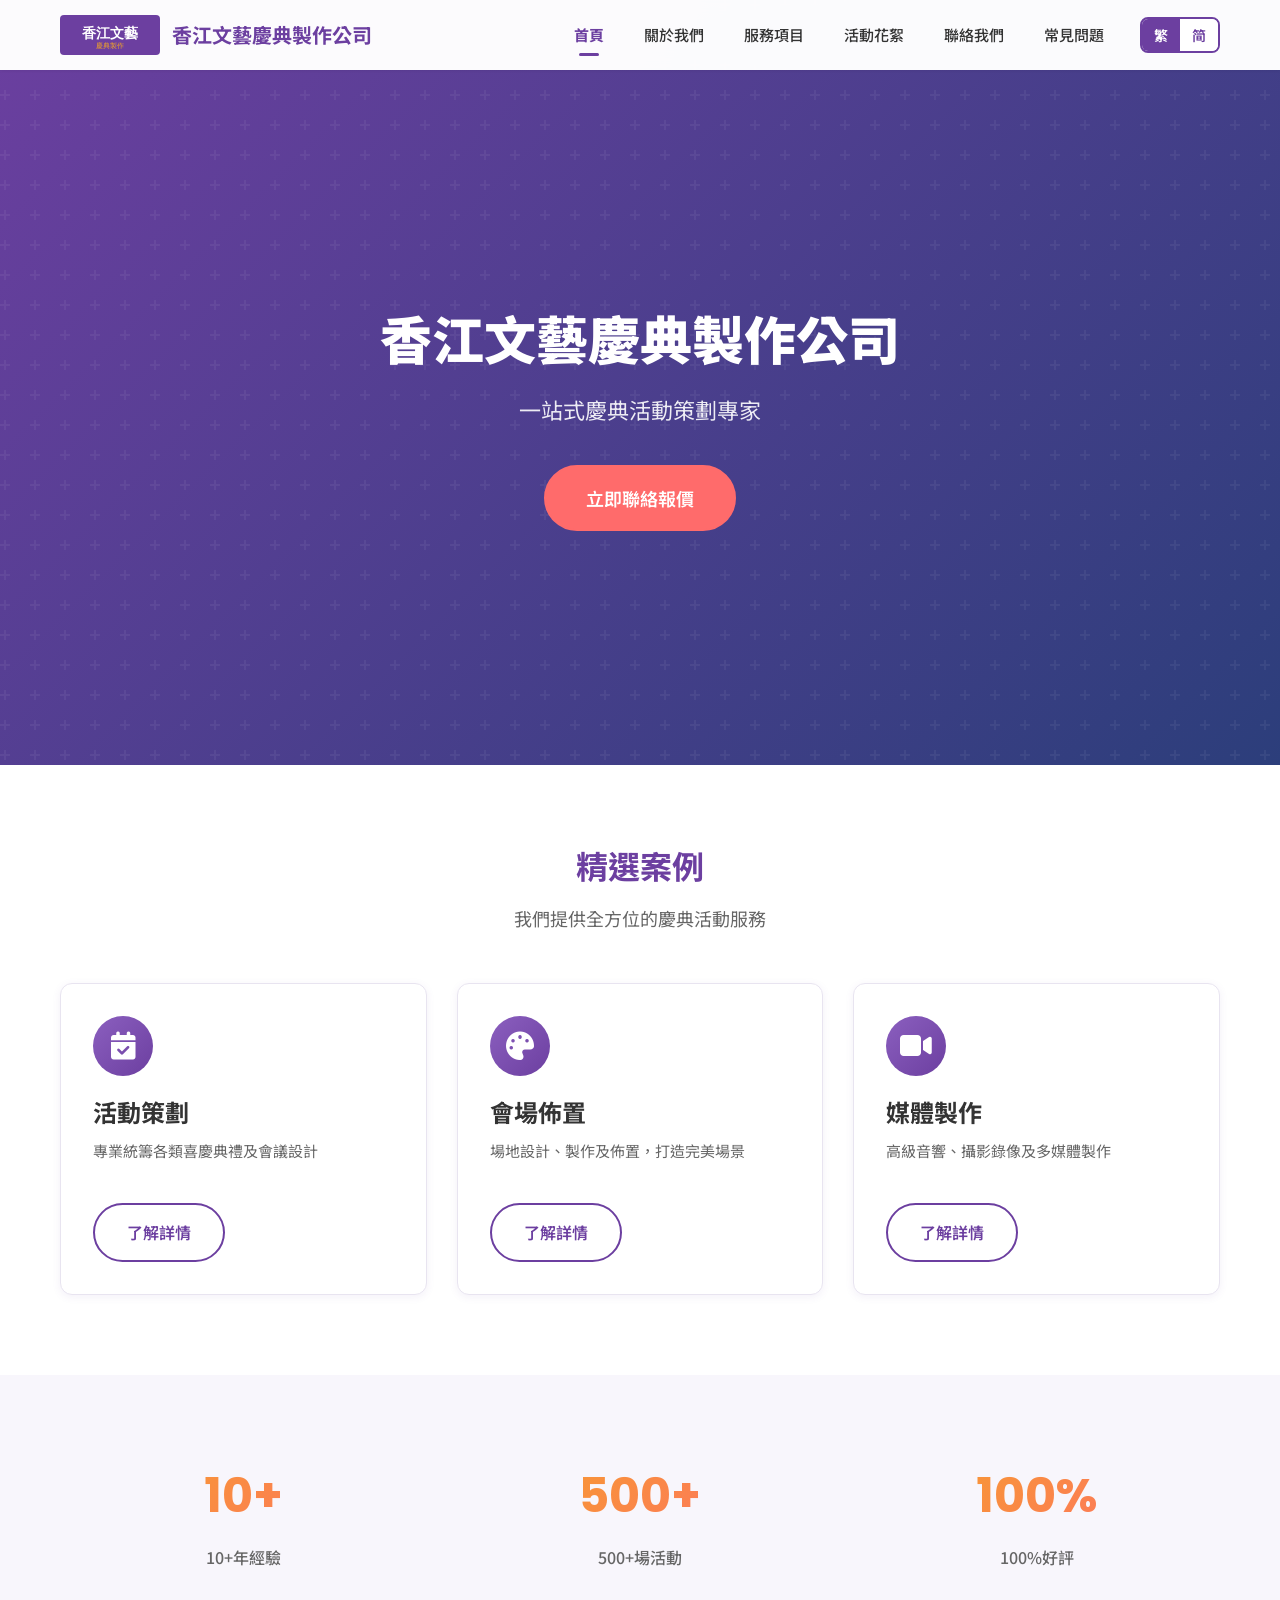
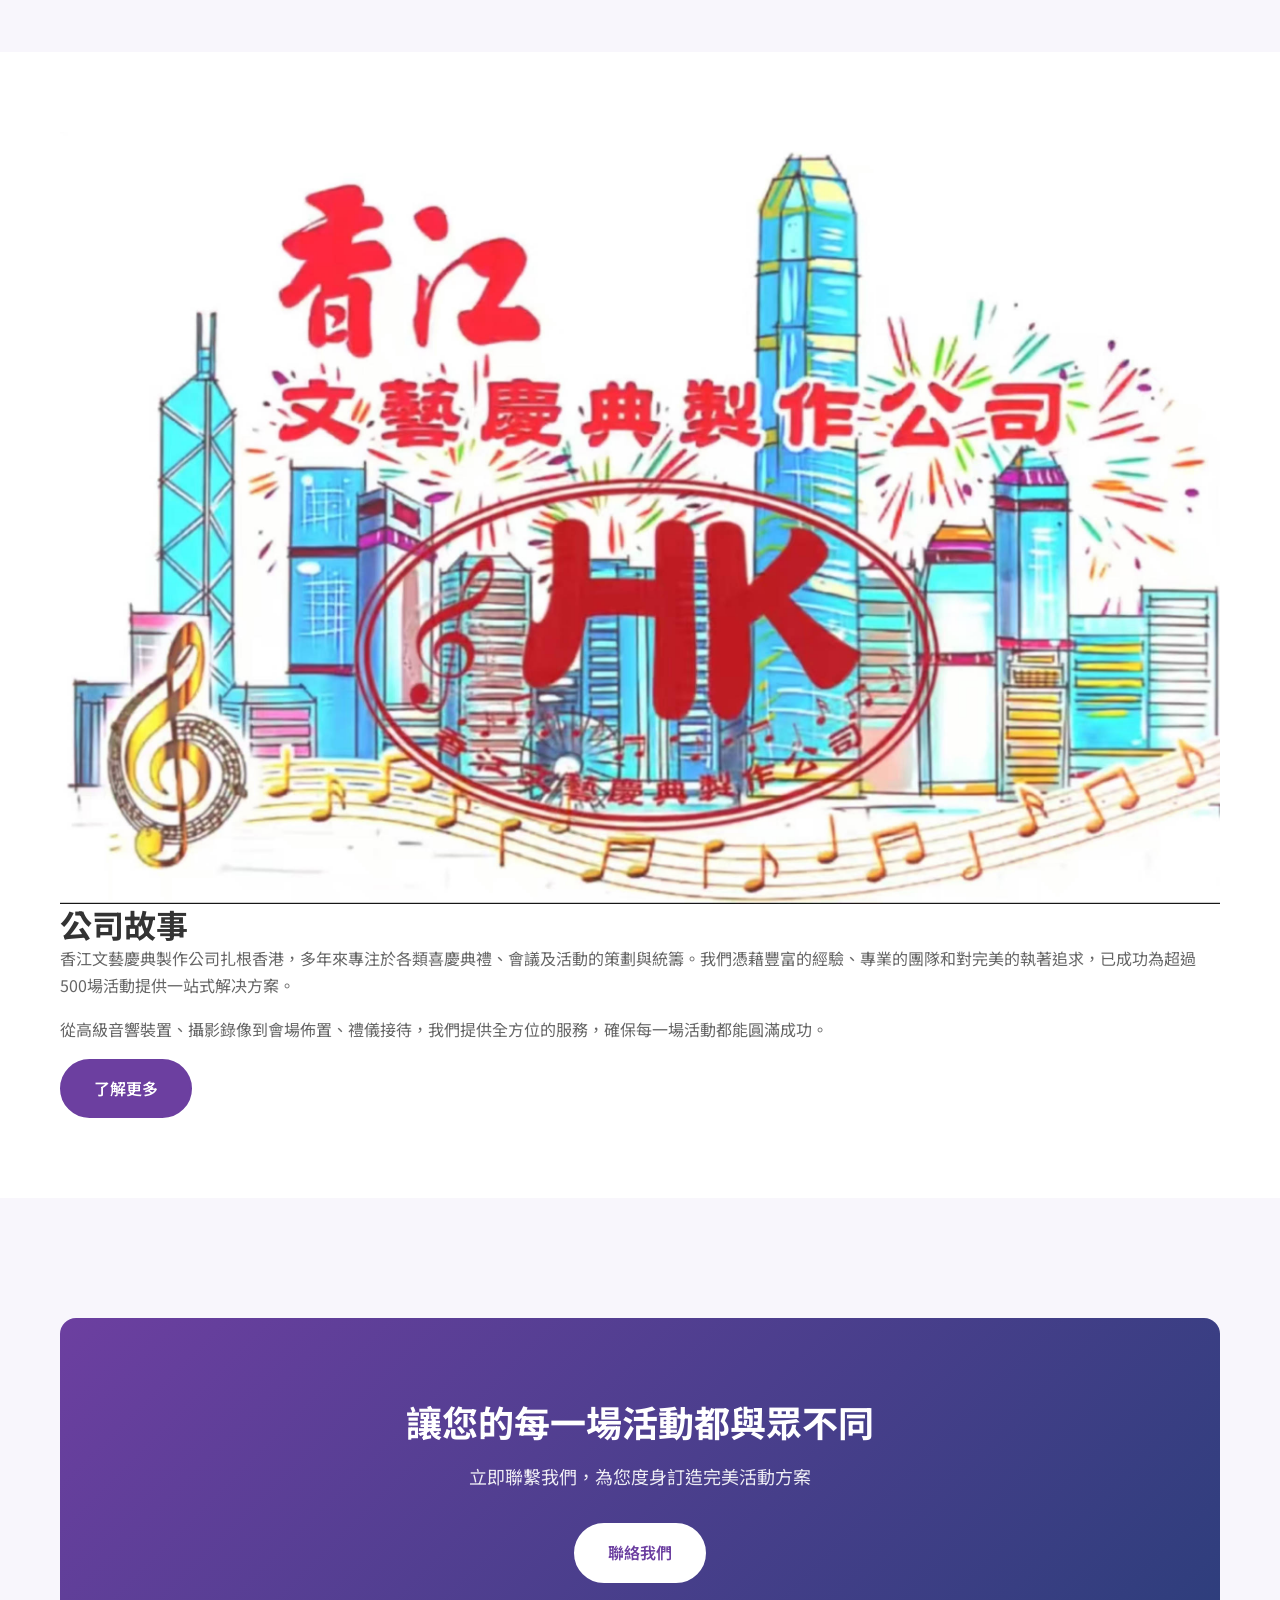
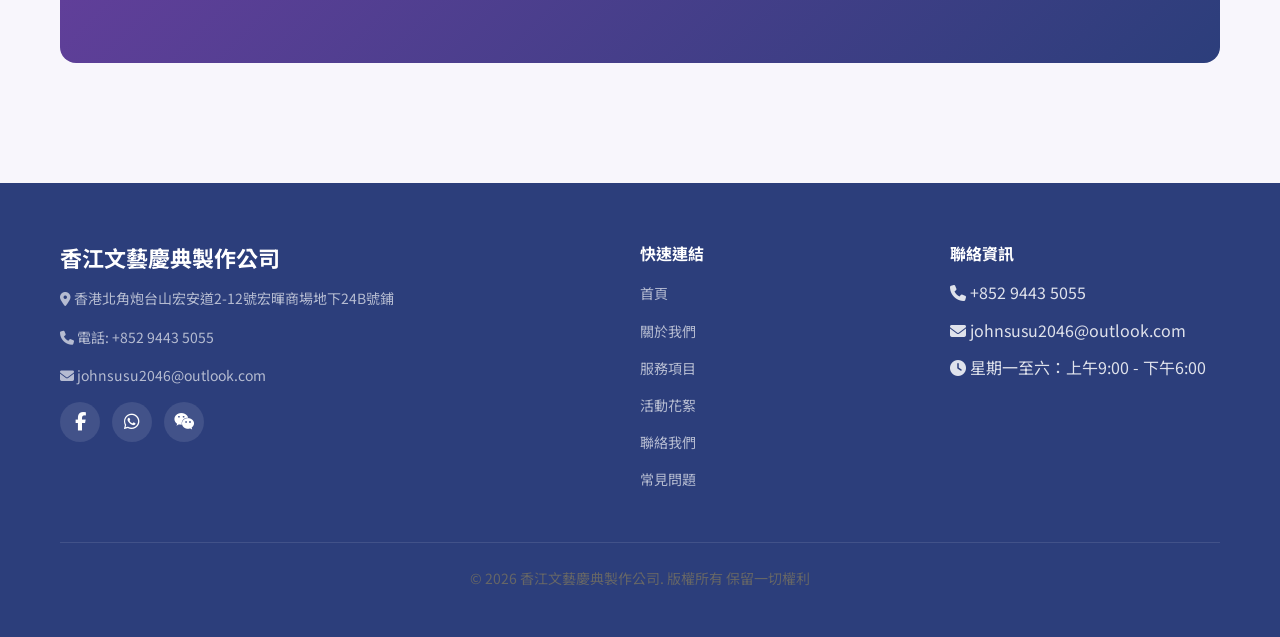
<file: index.html>
<!DOCTYPE html>
<html lang="zh-HK">
<head>
  <meta charset="UTF-8">
  <meta name="viewport" content="width=device-width, initial-scale=1.0">
  <title data-lang="companyName">香江文藝慶典製作公司</title>
  <link rel="stylesheet" href="https://cdnjs.cloudflare.com/ajax/libs/font-awesome/6.5.1/css/all.min.css">
  <link rel="stylesheet" href="css/style.css">
</head>
<body>
  <!-- Navigation -->
  <nav class="navbar">
    <div class="container">
      <a href="index.html" class="nav-logo">
        <img src="images/logo/logo.svg" alt="Logo" onerror="this.style.display='none'">
        <span data-lang="companyName">香江文藝慶典製作公司</span>
      </a>
      <div class="nav-menu">
        <a href="index.html" class="nav-link active" data-lang="navHome">首頁</a>
        <a href="about.html" class="nav-link" data-lang="navAbout">關於我們</a>
        <a href="services.html" class="nav-link" data-lang="navServices">服務項目</a>
        <a href="gallery.html" class="nav-link" data-lang="navGallery">活動花絮</a>
        <a href="contact.html" class="nav-link" data-lang="navContact">聯絡我們</a>
        <a href="faq.html" class="nav-link" data-lang="navFAQ">常見問題</a>
        <div class="lang-toggle-group">
          <button class="lang-toggle active" data-lang-target="zh-hk">繁</button>
          <button class="lang-toggle" data-lang-target="zh-cn" data-lang="langToggle">简</button>
        </div>
      </div>
      <div class="hamburger">
        <span></span><span></span><span></span>
      </div>
    </div>
  </nav>

  <!-- Hero Section -->
  <section class="hero">
    <div class="hero-content fade-in">
      <h1 data-lang="homeHeroTitle">香江文藝慶典製作公司</h1>
      <p data-lang="homeHeroSubtitle">一站式慶典活動策劃專家</p>
      <a href="contact.html" class="btn btn-cta" data-lang="homeHeroCTA">立即聯絡報價</a>
    </div>
  </section>

  <!-- Core Services -->
  <section class="section">
    <div class="container">
      <h2 class="section-title" data-lang="homeFeatureTitle">核心服務</h2>
      <p class="section-subtitle">我們提供全方位的慶典活動服務</p>
      <div class="grid-3">
        <div class="card fade-in">
          <div class="card-icon"><i class="fas fa-calendar-check"></i></div>
          <h3 data-lang="homeService1Title">活動策劃</h3>
          <p data-lang="homeService1Desc">專業統籌各類喜慶典禮及會議設計</p>
          <br>
          <a href="services.html" class="btn btn-outline" style="margin-top:12px" data-lang="learnMore">了解詳情</a>
        </div>
        <div class="card fade-in">
          <div class="card-icon"><i class="fas fa-palette"></i></div>
          <h3 data-lang="homeService2Title">會場佈置</h3>
          <p data-lang="homeService2Desc">場地設計、製作及佈置，打造完美場景</p>
          <br>
          <a href="services.html" class="btn btn-outline" style="margin-top:12px" data-lang="learnMore">了解詳情</a>
        </div>
        <div class="card fade-in">
          <div class="card-icon"><i class="fas fa-video"></i></div>
          <h3 data-lang="homeService3Title">媒體製作</h3>
          <p data-lang="homeService3Desc">高級音響、攝影錄像及多媒體製作</p>
          <br>
          <a href="services.html" class="btn btn-outline" style="margin-top:12px" data-lang="learnMore">了解詳情</a>
        </div>
      </div>
    </div>
  </section>

  <!-- Stats -->
  <section class="section section-alt">
    <div class="container">
      <div class="stats-grid">
        <div class="stat-item fade-in">
          <span class="stat-number">10+</span>
          <span class="stat-label" data-lang="homeStatYears">年經驗</span>
        </div>
        <div class="stat-item fade-in">
          <span class="stat-number">500+</span>
          <span class="stat-label" data-lang="homeStatEvents">場活動</span>
        </div>
        <div class="stat-item fade-in">
          <span class="stat-number">100%</span>
          <span class="stat-label" data-lang="homeStatSatisfaction">好評</span>
        </div>
      </div>
    </div>
  </section>

  <!-- Company Intro -->
  <section class="section">
    <div class="container">
      <div class="story-section">
        <div class="story-image">
          <img src="images/hero/company.jpg" alt="公司照片" onerror="this.style.cssText='background:linear-gradient(135deg,#6C3FA0,#2C3E7B);height:400px;display:flex;align-items:center;justify-content:center;font-size:60px;color:white';this.alt='🏢'">
        </div>
        <div>
          <h2 data-lang="aboutStoryTitle">公司故事</h2>
          <p data-lang="aboutStoryP1">香江文藝慶典製作公司扎根香港，多年來專注於各類喜慶典禮、會議及活動的策劃與統籌。我們憑藉豐富的經驗、專業的團隊和對完美的執著追求，已成功為超過500場活動提供一站式解决方案。</p>
          <p data-lang="aboutStoryP2">從高級音響裝置、攝影錄像到會場佈置、禮儀接待，我們提供全方位的服務，確保每一場活動都能圓滿成功。</p>
          <a href="about.html" class="btn btn-primary" data-lang="viewMore">了解更多</a>
        </div>
      </div>
    </div>
  </section>

  <!-- CTA -->
  <section class="section section-alt">
    <div class="container">
      <div class="cta-section">
        <h2 data-lang="homeCTATitle">讓您的每一場活動都與眾不同</h2>
        <p data-lang="homeCTASubtitle">立即聯繫我們，為您度身訂造完美活動方案</p>
        <a href="contact.html" class="btn btn-white" data-lang="contactUs">聯絡我們</a>
      </div>
    </div>
  </section>

  <!-- Footer -->
  <footer class="footer">
    <div class="container">
      <div class="footer-grid">
        <div class="footer-brand">
          <h3 data-lang="footerCompany">香江文藝慶典製作公司</h3>
          <p><i class="fas fa-map-marker-alt"></i> <span data-lang="contactAddressValue">香港北角炮台山宏安道2-12號宏暉商場地下24B號鋪</span></p>
          <p><i class="fas fa-phone"></i> <span data-lang="contactPhone">電話</span>: +852 9443 5055</p>
          <p><i class="fas fa-envelope"></i> johnsusu2046@outlook.com</p>
          <div class="footer-social">
            <a href="#" aria-label="Facebook"><i class="fab fa-facebook-f"></i></a>
            <a href="#" aria-label="WhatsApp"><i class="fab fa-whatsapp"></i></a>
            <a href="#" aria-label="WeChat"><i class="fab fa-weixin"></i></a>
          </div>
        </div>
        <div class="footer-links">
          <h4 data-lang="footerQuickLinks">快速連結</h4>
          <ul>
            <li><a href="index.html" data-lang="navHome">首頁</a></li>
            <li><a href="about.html" data-lang="navAbout">關於我們</a></li>
            <li><a href="services.html" data-lang="navServices">服務項目</a></li>
            <li><a href="gallery.html" data-lang="navGallery">活動花絮</a></li>
            <li><a href="contact.html" data-lang="navContact">聯絡我們</a></li>
            <li><a href="faq.html" data-lang="navFAQ">常見問題</a></li>
          </ul>
        </div>
        <div class="footer-links">
          <h4 data-lang="footerContact">聯絡資訊</h4>
          <ul>
            <li><i class="fas fa-phone"></i> +852 9443 5055</li>
            <li><i class="fas fa-envelope"></i> johnsusu2046@outlook.com</li>
            <li><i class="fas fa-clock"></i> <span data-lang="contactHoursValue">星期一至六：上午9:00 - 下午6:00</span></li>
          </ul>
        </div>
      </div>
      <div class="footer-bottom">
        <p>&copy; 2026 <span data-lang="footerCompany">香江文藝慶典製作公司</span>. <span data-lang="footerRights">版權所有 保留一切權利</span></p>
      </div>
    </div>
  </footer>

  <script src="js/lang-data.js"></script>
  <script src="js/main.js"></script>
</body>
</html>
</file>
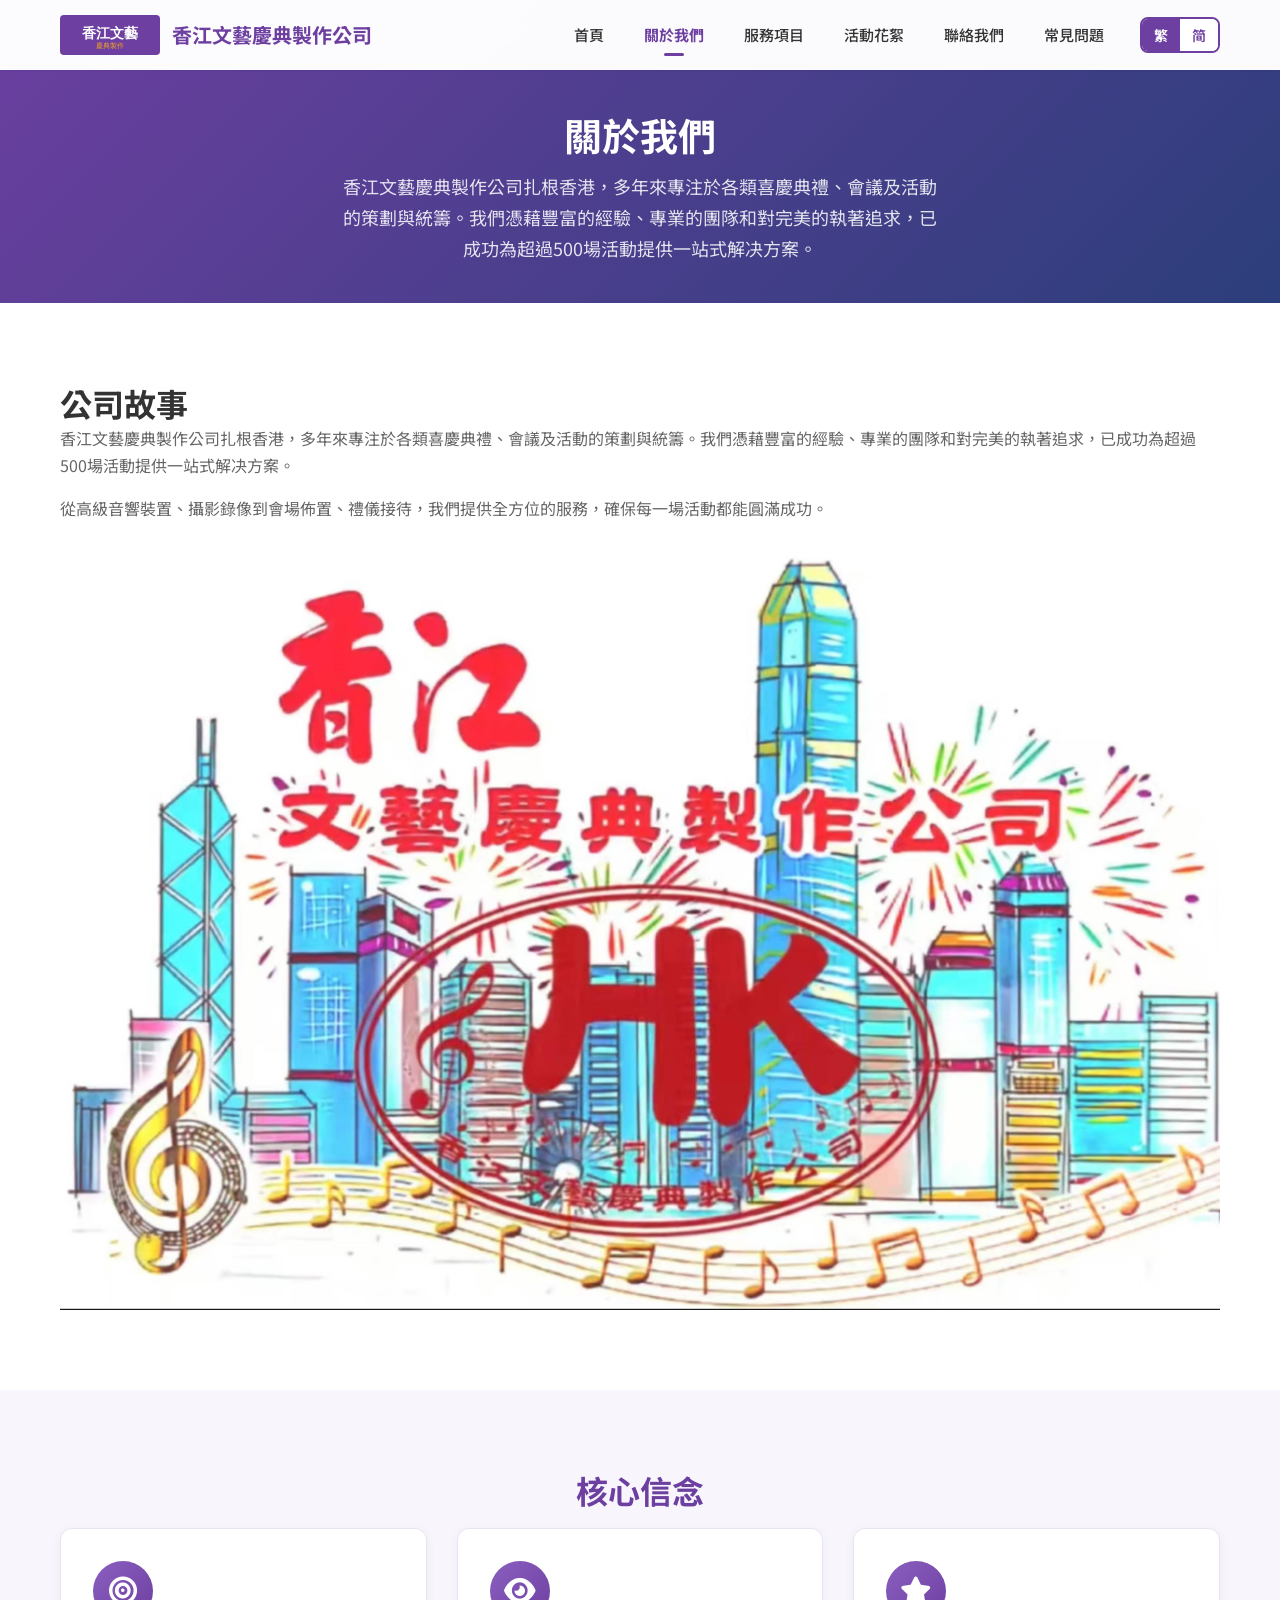
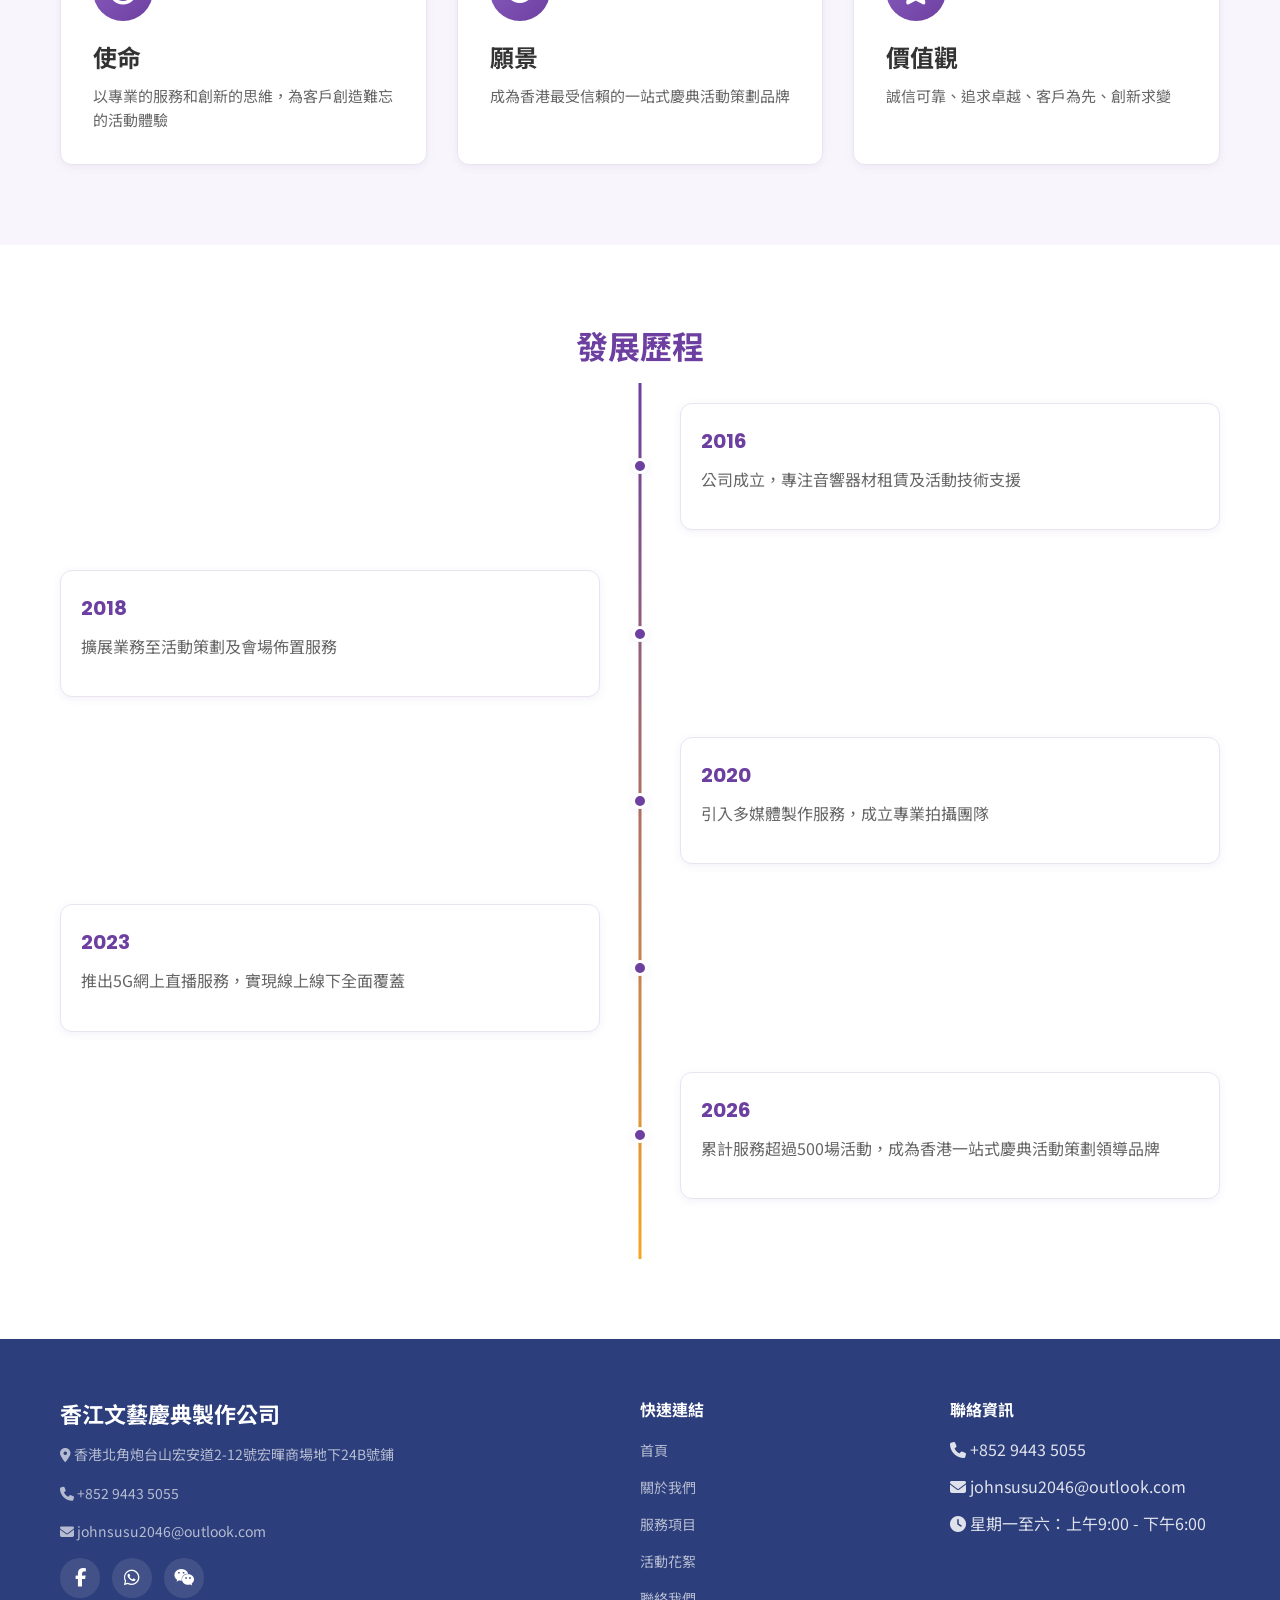
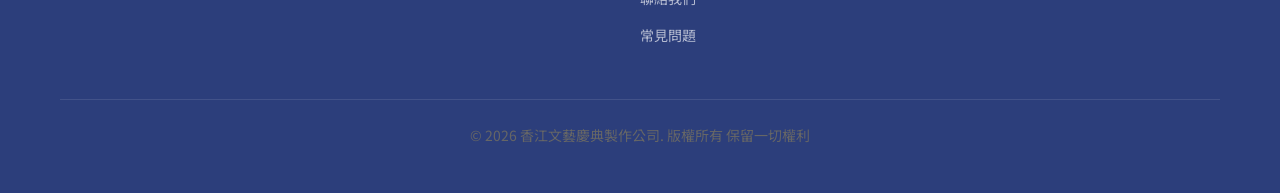
<file: about.html>
<!DOCTYPE html>
<html lang="zh-HK">
<head>
  <meta charset="UTF-8">
  <meta name="viewport" content="width=device-width, initial-scale=1.0">
  <title data-lang="aboutTitle">關於我們 - 香江文藝慶典製作公司</title>
  <link rel="stylesheet" href="https://cdnjs.cloudflare.com/ajax/libs/font-awesome/6.5.1/css/all.min.css">
  <link rel="stylesheet" href="css/style.css">
</head>
<body>
  <!-- Navigation -->
  <nav class="navbar">
    <div class="container">
      <a href="index.html" class="nav-logo">
        <img src="images/logo/logo.svg" alt="Logo" onerror="this.style.display='none'">
        <span data-lang="companyName">香江文藝慶典製作公司</span>
      </a>
      <div class="nav-menu">
        <a href="index.html" class="nav-link" data-lang="navHome">首頁</a>
        <a href="about.html" class="nav-link active" data-lang="navAbout">關於我們</a>
        <a href="services.html" class="nav-link" data-lang="navServices">服務項目</a>
        <a href="gallery.html" class="nav-link" data-lang="navGallery">活動花絮</a>
        <a href="contact.html" class="nav-link" data-lang="navContact">聯絡我們</a>
        <a href="faq.html" class="nav-link" data-lang="navFAQ">常見問題</a>
        <div class="lang-toggle-group">
          <button class="lang-toggle active" data-lang-target="zh-hk">繁</button>
          <button class="lang-toggle" data-lang-target="zh-cn" data-lang="langToggle">简</button>
        </div>
      </div>
      <div class="hamburger">
        <span></span><span></span><span></span>
      </div>
    </div>
  </nav>

  <!-- Page Hero -->
  <section class="page-hero">
    <div class="container">
      <h1 data-lang="aboutTitle">關於我們</h1>
      <p data-lang="aboutStoryP1">香江文藝慶典製作公司扎根香港，多年來專注於各類喜慶典禮、會議及活動的策劃與統籌。</p>
    </div>
  </section>

  <!-- Company Story -->
  <section class="section">
    <div class="container">
      <div class="story-section">
        <div>
          <h2 data-lang="aboutStoryTitle">公司故事</h2>
          <p data-lang="aboutStoryP1">香江文藝慶典製作公司扎根香港，多年來專注於各類喜慶典禮、會議及活動的策劃與統籌。我們憑藉豐富的經驗、專業的團隊和對完美的執著追求，已成功為超過500場活動提供一站式解决方案。</p>
          <p data-lang="aboutStoryP2">從高級音響裝置、攝影錄像到會場佈置、禮儀接待，我們提供全方位的服務，確保每一場活動都能圓滿成功。</p>
        </div>
        <div class="story-image">
          <img src="images/hero/company.jpg" alt="公司照片" onerror="this.style.cssText='background:linear-gradient(135deg,#6C3FA0,#2C3E7B);height:400px;display:flex;align-items:center;justify-content:center;font-size:60px;color:white';this.alt='🏢'">
        </div>
      </div>
    </div>
  </section>

  <!-- Mission / Vision / Values -->
  <section class="section section-alt">
    <div class="container">
      <h2 class="section-title">核心信念</h2>
      <div class="grid-3">
        <div class="card fade-in">
          <div class="card-icon"><i class="fas fa-bullseye"></i></div>
          <h3 data-lang="aboutMission">使命</h3>
          <p data-lang="aboutMissionDesc">以專業的服務和創新的思維，為客戶創造難忘的活動體驗</p>
        </div>
        <div class="card fade-in">
          <div class="card-icon"><i class="fas fa-eye"></i></div>
          <h3 data-lang="aboutVision">願景</h3>
          <p data-lang="aboutVisionDesc">成為香港最受信賴的一站式慶典活動策劃品牌</p>
        </div>
        <div class="card fade-in">
          <div class="card-icon"><i class="fas fa-star"></i></div>
          <h3 data-lang="aboutValues">價值觀</h3>
          <p data-lang="aboutValuesDesc">誠信可靠、追求卓越、客戶為先、創新求變</p>
        </div>
      </div>
    </div>
  </section>

  <!-- Timeline -->
  <section class="section">
    <div class="container">
      <h2 class="section-title">發展歷程</h2>
      <div class="timeline">
        <div class="timeline-item">
          <div class="timeline-dot"></div>
          <div class="timeline-content">
            <div class="timeline-year">2016</div>
            <p>公司成立，專注音響器材租賃及活動技術支援</p>
          </div>
        </div>
        <div class="timeline-item">
          <div class="timeline-dot"></div>
          <div class="timeline-content">
            <div class="timeline-year">2018</div>
            <p>擴展業務至活動策劃及會場佈置服務</p>
          </div>
        </div>
        <div class="timeline-item">
          <div class="timeline-dot"></div>
          <div class="timeline-content">
            <div class="timeline-year">2020</div>
            <p>引入多媒體製作服務，成立專業拍攝團隊</p>
          </div>
        </div>
        <div class="timeline-item">
          <div class="timeline-dot"></div>
          <div class="timeline-content">
            <div class="timeline-year">2023</div>
            <p>推出5G網上直播服務，實現線上線下全面覆蓋</p>
          </div>
        </div>
        <div class="timeline-item">
          <div class="timeline-dot"></div>
          <div class="timeline-content">
            <div class="timeline-year">2026</div>
            <p>累計服務超過500場活動，成為香港一站式慶典活動策劃領導品牌</p>
          </div>
        </div>
      </div>
    </div>
  </section>

  <!-- Footer -->
  <footer class="footer">
    <div class="container">
      <div class="footer-grid">
        <div class="footer-brand">
          <h3 data-lang="footerCompany">香江文藝慶典製作公司</h3>
          <p><i class="fas fa-map-marker-alt"></i> <span data-lang="contactAddressValue">香港北角炮台山宏安道2-12號宏暉商場地下24B號鋪</span></p>
          <p><i class="fas fa-phone"></i> +852 9443 5055</p>
          <p><i class="fas fa-envelope"></i> johnsusu2046@outlook.com</p>
          <div class="footer-social">
            <a href="#" aria-label="Facebook"><i class="fab fa-facebook-f"></i></a>
            <a href="#" aria-label="WhatsApp"><i class="fab fa-whatsapp"></i></a>
            <a href="#" aria-label="WeChat"><i class="fab fa-weixin"></i></a>
          </div>
        </div>
        <div class="footer-links">
          <h4 data-lang="footerQuickLinks">快速連結</h4>
          <ul>
            <li><a href="index.html" data-lang="navHome">首頁</a></li>
            <li><a href="about.html" data-lang="navAbout">關於我們</a></li>
            <li><a href="services.html" data-lang="navServices">服務項目</a></li>
            <li><a href="gallery.html" data-lang="navGallery">活動花絮</a></li>
            <li><a href="contact.html" data-lang="navContact">聯絡我們</a></li>
            <li><a href="faq.html" data-lang="navFAQ">常見問題</a></li>
          </ul>
        </div>
        <div class="footer-links">
          <h4 data-lang="footerContact">聯絡資訊</h4>
          <ul>
            <li><i class="fas fa-phone"></i> +852 9443 5055</li>
            <li><i class="fas fa-envelope"></i> johnsusu2046@outlook.com</li>
            <li><i class="fas fa-clock"></i> <span data-lang="contactHoursValue">星期一至六：上午9:00 - 下午6:00</span></li>
          </ul>
        </div>
      </div>
      <div class="footer-bottom">
        <p>&copy; 2026 <span data-lang="footerCompany">香江文藝慶典製作公司</span>. <span data-lang="footerRights">版權所有 保留一切權利</span></p>
      </div>
    </div>
  </footer>

  <script src="js/lang-data.js"></script>
  <script src="js/main.js"></script>
</body>
</html>
</file>
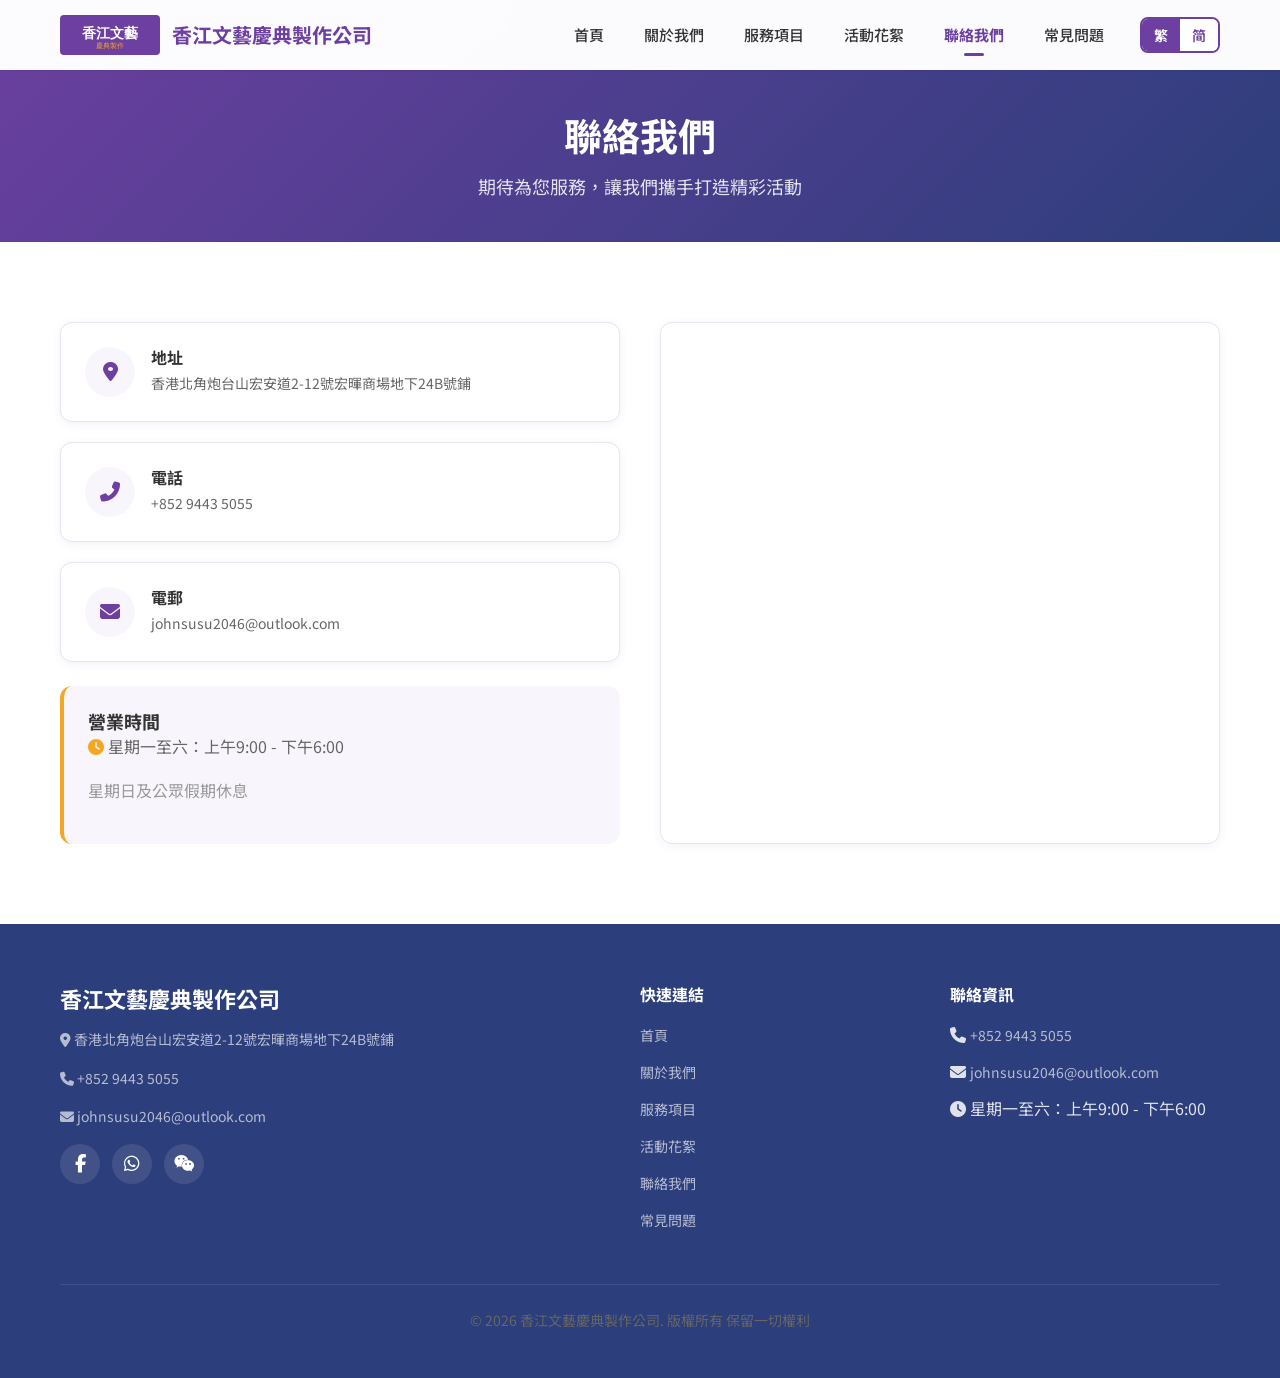
<file: contact.html>
<!DOCTYPE html>
<html lang="zh-HK">
<head>
  <meta charset="UTF-8">
  <meta name="viewport" content="width=device-width, initial-scale=1.0">
  <title data-lang="contactTitle">聯絡我們 - 香江文藝慶典製作公司</title>
  <link rel="stylesheet" href="https://cdnjs.cloudflare.com/ajax/libs/font-awesome/6.5.1/css/all.min.css">
  <link rel="stylesheet" href="css/style.css">
</head>
<body>
  <!-- Navigation -->
  <nav class="navbar">
    <div class="container">
      <a href="index.html" class="nav-logo">
        <img src="images/logo/logo.svg" alt="Logo" onerror="this.style.display='none'">
        <span data-lang="companyName">香江文藝慶典製作公司</span>
      </a>
      <div class="nav-menu">
        <a href="index.html" class="nav-link" data-lang="navHome">首頁</a>
        <a href="about.html" class="nav-link" data-lang="navAbout">關於我們</a>
        <a href="services.html" class="nav-link" data-lang="navServices">服務項目</a>
        <a href="gallery.html" class="nav-link" data-lang="navGallery">活動花絮</a>
        <a href="contact.html" class="nav-link active" data-lang="navContact">聯絡我們</a>
        <a href="faq.html" class="nav-link" data-lang="navFAQ">常見問題</a>
        <div class="lang-toggle-group">
          <button class="lang-toggle active" data-lang-target="zh-hk">繁</button>
          <button class="lang-toggle" data-lang-target="zh-cn" data-lang="langToggle">简</button>
        </div>
      </div>
      <div class="hamburger">
        <span></span><span></span><span></span>
      </div>
    </div>
  </nav>

  <!-- Page Hero -->
  <section class="page-hero">
    <div class="container">
      <h1 data-lang="contactTitle">聯絡我們</h1>
      <p>期待為您服務，讓我們攜手打造精彩活動</p>
    </div>
  </section>

  <!-- Contact -->
  <section class="section">
    <div class="container">
      <div class="contact-grid">
        <div>
          <div class="contact-info-card">
            <div class="contact-icon"><i class="fas fa-map-marker-alt"></i></div>
            <div class="contact-detail">
              <h4 data-lang="contactAddress">地址</h4>
              <p data-lang="contactAddressValue">香港北角炮台山宏安道2-12號宏暉商場地下24B號鋪</p>
            </div>
          </div>
          <div class="contact-info-card">
            <div class="contact-icon"><i class="fas fa-phone-alt"></i></div>
            <div class="contact-detail">
              <h4 data-lang="contactPhone">電話</h4>
              <p><a href="tel:+85294435055" style="color:var(--text-mid);">+852 9443 5055</a></p>
            </div>
          </div>
          <div class="contact-info-card">
            <div class="contact-icon"><i class="fas fa-envelope"></i></div>
            <div class="contact-detail">
              <h4 data-lang="contactEmail">電郵</h4>
              <p><a href="mailto:johnsusu2046@outlook.com" style="color:var(--text-mid);">johnsusu2046@outlook.com</a></p>
            </div>
          </div>
          <div class="business-hours">
            <h4 data-lang="contactHours">營業時間</h4>
            <p><i class="fas fa-clock" style="color:var(--accent);"></i> <span data-lang="contactHoursValue">星期一至六：上午9:00 - 下午6:00</span></p>
            <p style="color:var(--text-light);" data-lang="contactSunday">星期日及公眾假期休息</p>
          </div>
        </div>
        <div class="contact-map">
          <iframe src="https://www.google.com/maps/embed?pb=!1m18!1m12!1m3!1d3691.70491706897!2d114.195675!3d22.290833!2m3!1f0!2f0!3f0!3m2!1i1024!2i768!4f13.1!3m3!1m2!1s0x340401bc5b8e2b0f%3A0x8b8e9d3e2f9c8b1a!2sFortress%20Hill%2C%20Hong%20Kong!5e0!3m2!1sen!2shk!4v1" width="100%" height="450" style="border:0;" allowfullscreen="" loading="lazy" referrerpolicy="no-referrer-when-downgrade"></iframe>
        </div>
      </div>
    </div>
  </section>

  <!-- Footer -->
  <footer class="footer">
    <div class="container">
      <div class="footer-grid">
        <div class="footer-brand">
          <h3 data-lang="footerCompany">香江文藝慶典製作公司</h3>
          <p><i class="fas fa-map-marker-alt"></i> <span data-lang="contactAddressValue">香港北角炮台山宏安道2-12號宏暉商場地下24B號鋪</span></p>
          <p><i class="fas fa-phone"></i> <a href="tel:+85294435055" style="color:rgba(255,255,255,0.65);">+852 9443 5055</a></p>
          <p><i class="fas fa-envelope"></i> <a href="mailto:johnsusu2046@outlook.com" style="color:rgba(255,255,255,0.65);">johnsusu2046@outlook.com</a></p>
          <div class="footer-social">
            <a href="#" aria-label="Facebook"><i class="fab fa-facebook-f"></i></a>
            <a href="#" aria-label="WhatsApp"><i class="fab fa-whatsapp"></i></a>
            <a href="#" aria-label="WeChat"><i class="fab fa-weixin"></i></a>
          </div>
        </div>
        <div class="footer-links">
          <h4 data-lang="footerQuickLinks">快速連結</h4>
          <ul>
            <li><a href="index.html" data-lang="navHome">首頁</a></li>
            <li><a href="about.html" data-lang="navAbout">關於我們</a></li>
            <li><a href="services.html" data-lang="navServices">服務項目</a></li>
            <li><a href="gallery.html" data-lang="navGallery">活動花絮</a></li>
            <li><a href="contact.html" data-lang="navContact">聯絡我們</a></li>
            <li><a href="faq.html" data-lang="navFAQ">常見問題</a></li>
          </ul>
        </div>
        <div class="footer-links">
          <h4 data-lang="footerContact">聯絡資訊</h4>
          <ul>
            <li><i class="fas fa-phone"></i> <a href="tel:+85294435055" style="color:rgba(255,255,255,0.65);">+852 9443 5055</a></li>
            <li><i class="fas fa-envelope"></i> <a href="mailto:johnsusu2046@outlook.com" style="color:rgba(255,255,255,0.65);">johnsusu2046@outlook.com</a></li>
            <li><i class="fas fa-clock"></i> <span data-lang="contactHoursValue">星期一至六：上午9:00 - 下午6:00</span></li>
          </ul>
        </div>
      </div>
      <div class="footer-bottom">
        <p>&copy; 2026 <span data-lang="footerCompany">香江文藝慶典製作公司</span>. <span data-lang="footerRights">版權所有 保留一切權利</span></p>
      </div>
    </div>
  </footer>

  <script src="js/lang-data.js"></script>
  <script src="js/main.js"></script>
</body>
</html>
</file>
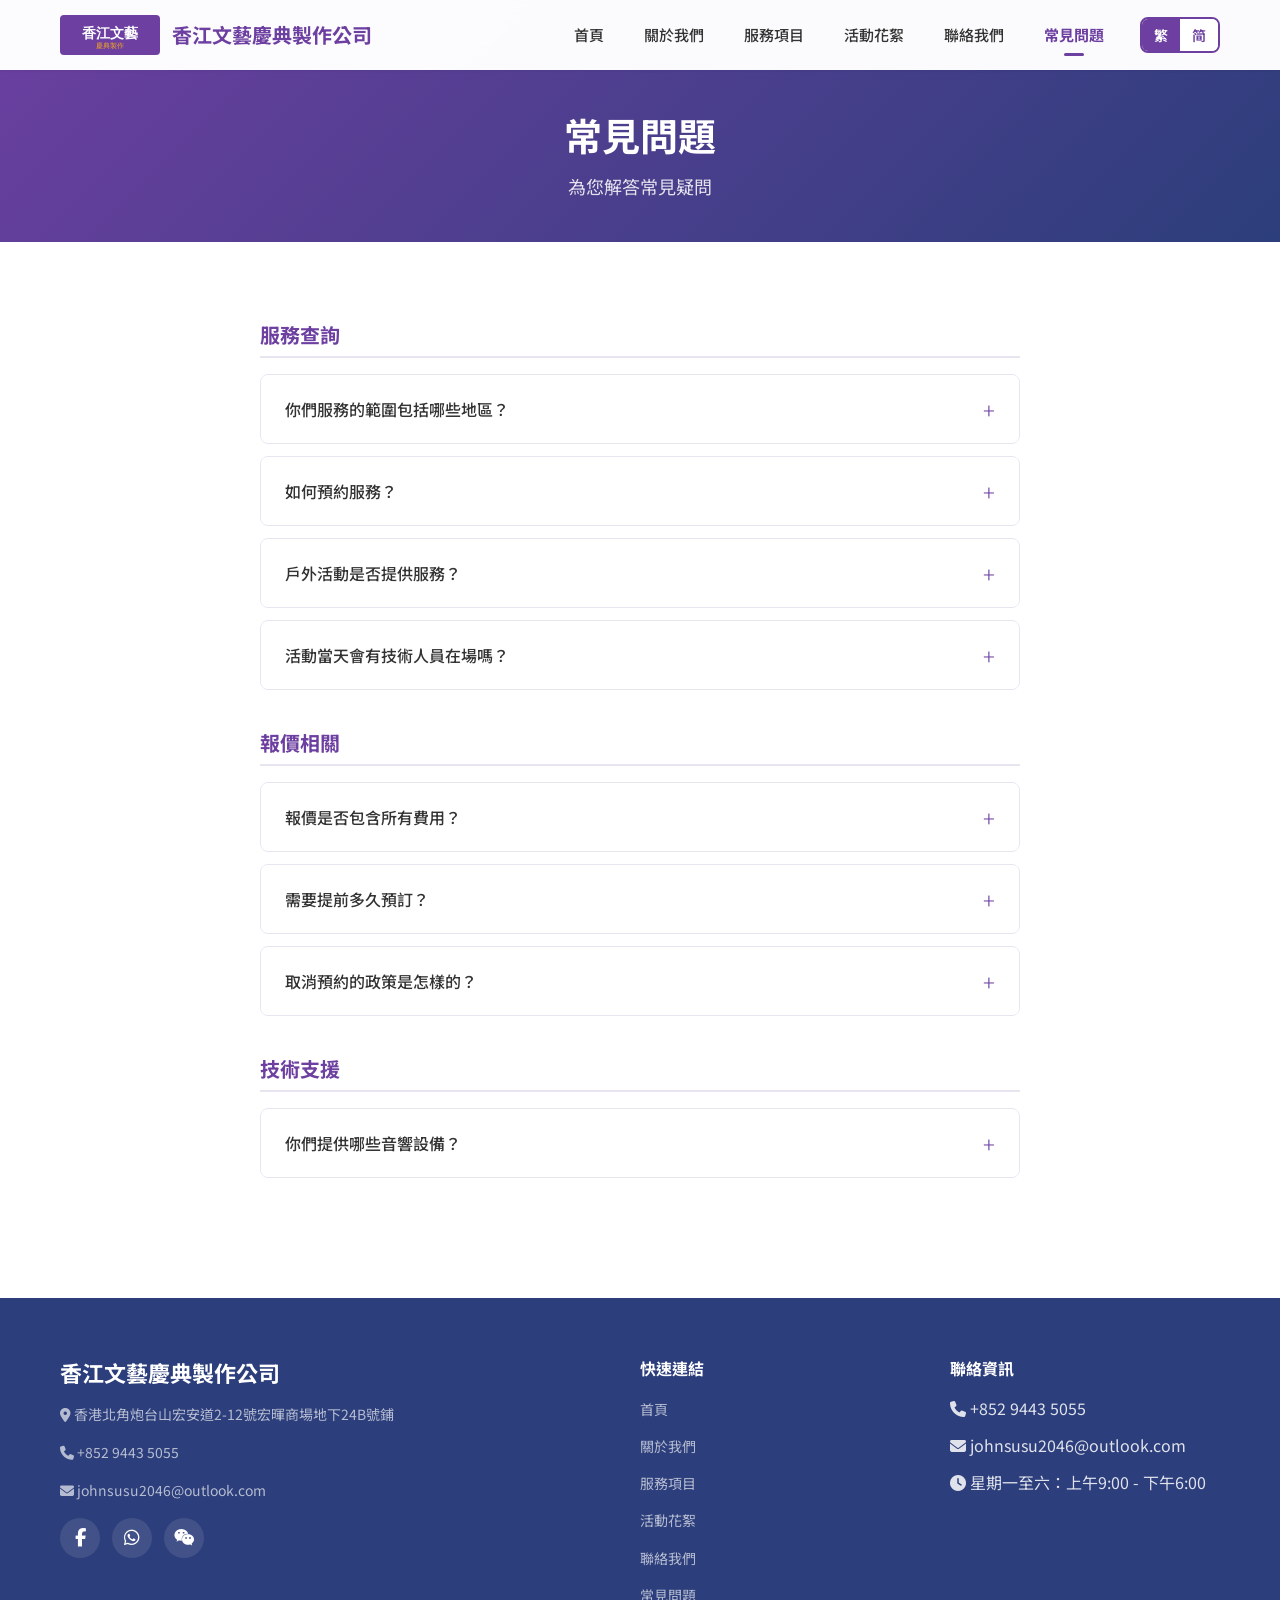
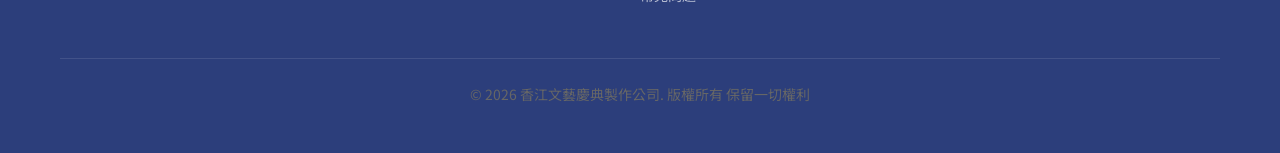
<file: faq.html>
<!DOCTYPE html>
<html lang="zh-HK">
<head>
  <meta charset="UTF-8">
  <meta name="viewport" content="width=device-width, initial-scale=1.0">
  <title data-lang="faqTitle">常見問題 - 香江文藝慶典製作公司</title>
  <link rel="stylesheet" href="https://cdnjs.cloudflare.com/ajax/libs/font-awesome/6.5.1/css/all.min.css">
  <link rel="stylesheet" href="css/style.css">
</head>
<body>
  <!-- Navigation -->
  <nav class="navbar">
    <div class="container">
      <a href="index.html" class="nav-logo">
        <img src="images/logo/logo.svg" alt="Logo" onerror="this.style.display='none'">
        <span data-lang="companyName">香江文藝慶典製作公司</span>
      </a>
      <div class="nav-menu">
        <a href="index.html" class="nav-link" data-lang="navHome">首頁</a>
        <a href="about.html" class="nav-link" data-lang="navAbout">關於我們</a>
        <a href="services.html" class="nav-link" data-lang="navServices">服務項目</a>
        <a href="gallery.html" class="nav-link" data-lang="navGallery">活動花絮</a>
        <a href="contact.html" class="nav-link" data-lang="navContact">聯絡我們</a>
        <a href="faq.html" class="nav-link active" data-lang="navFAQ">常見問題</a>
        <div class="lang-toggle-group">
          <button class="lang-toggle active" data-lang-target="zh-hk">繁</button>
          <button class="lang-toggle" data-lang-target="zh-cn" data-lang="langToggle">简</button>
        </div>
      </div>
      <div class="hamburger">
        <span></span><span></span><span></span>
      </div>
    </div>
  </nav>

  <!-- Page Hero -->
  <section class="page-hero">
    <div class="container">
      <h1 data-lang="faqTitle">常見問題</h1>
      <p>為您解答常見疑問</p>
    </div>
  </section>

  <!-- FAQ -->
  <section class="section">
    <div class="container faq-section">

      <!-- Category 1 -->
      <div class="faq-category">
        <h3 class="faq-category-title" data-lang="faqCategory1">服務查詢</h3>
        <div class="faq-item">
          <button class="faq-question" data-lang="faqQ1">你們服務的範圍包括哪些地區？</button>
          <div class="faq-answer"><p data-lang="faqA1">我們主要服務香港各區，包括香港島、九龍及新界。具體情況可致電查詢。</p></div>
        </div>
        <div class="faq-item">
          <button class="faq-question" data-lang="faqQ2">如何預約服務？</button>
          <div class="faq-answer"><p data-lang="faqA2">歡迎致電或電郵聯絡我們，我們將盡快回覆並為您安排免費諮詢。</p></div>
        </div>
        <div class="faq-item">
          <button class="faq-question" data-lang="faqQ6">戶外活動是否提供服務？</button>
          <div class="faq-answer"><p data-lang="faqA6">是的，我們提供戶外活動服務，並配備5G高速直播連線，適合各類戶外場地。</p></div>
        </div>
        <div class="faq-item">
          <button class="faq-question" data-lang="faqQ7">活動當天會有技術人員在場嗎？</button>
          <div class="faq-answer"><p data-lang="faqA7">會的，每次活動我們都會安排專業技術人員在場，確保一切順利進行。</p></div>
        </div>
      </div>

      <!-- Category 2 -->
      <div class="faq-category">
        <h3 class="faq-category-title" data-lang="faqCategory2">報價相關</h3>
        <div class="faq-item">
          <button class="faq-question" data-lang="faqQ3">報價是否包含所有費用？</button>
          <div class="faq-answer"><p data-lang="faqA3">我們的報價透明清晰，包含器材、運輸、設置及技術人員費用，無隱藏收費。</p></div>
        </div>
        <div class="faq-item">
          <button class="faq-question" data-lang="faqQ4">需要提前多久預訂？</button>
          <div class="faq-answer"><p data-lang="faqA4">建議至少提前兩星期預訂，以確保器材和人員安排。旺季期間請盡早預約。</p></div>
        </div>
        <div class="faq-item">
          <button class="faq-question" data-lang="faqQ8">取消預約的政策是怎樣的？</button>
          <div class="faq-answer"><p data-lang="faqA8">請盡早通知我們。具體取消政策將在確認預約時詳細說明。</p></div>
        </div>
      </div>

      <!-- Category 3 -->
      <div class="faq-category">
        <h3 class="faq-category-title" data-lang="faqCategory3">技術支援</h3>
        <div class="faq-item">
          <button class="faq-question" data-lang="faqQ5">你們提供哪些音響設備？</button>
          <div class="faq-answer"><p data-lang="faqA5">我們提供專業級音響系統，包括混音系統、揚聲器、無線咪及監聽系統等。</p></div>
        </div>
      </div>

    </div>
  </section>

  <!-- Footer -->
  <footer class="footer">
    <div class="container">
      <div class="footer-grid">
        <div class="footer-brand">
          <h3 data-lang="footerCompany">香江文藝慶典製作公司</h3>
          <p><i class="fas fa-map-marker-alt"></i> <span data-lang="contactAddressValue">香港北角炮台山宏安道2-12號宏暉商場地下24B號鋪</span></p>
          <p><i class="fas fa-phone"></i> +852 9443 5055</p>
          <p><i class="fas fa-envelope"></i> johnsusu2046@outlook.com</p>
          <div class="footer-social">
            <a href="#" aria-label="Facebook"><i class="fab fa-facebook-f"></i></a>
            <a href="#" aria-label="WhatsApp"><i class="fab fa-whatsapp"></i></a>
            <a href="#" aria-label="WeChat"><i class="fab fa-weixin"></i></a>
          </div>
        </div>
        <div class="footer-links">
          <h4 data-lang="footerQuickLinks">快速連結</h4>
          <ul>
            <li><a href="index.html" data-lang="navHome">首頁</a></li>
            <li><a href="about.html" data-lang="navAbout">關於我們</a></li>
            <li><a href="services.html" data-lang="navServices">服務項目</a></li>
            <li><a href="gallery.html" data-lang="navGallery">活動花絮</a></li>
            <li><a href="contact.html" data-lang="navContact">聯絡我們</a></li>
            <li><a href="faq.html" data-lang="navFAQ">常見問題</a></li>
          </ul>
        </div>
        <div class="footer-links">
          <h4 data-lang="footerContact">聯絡資訊</h4>
          <ul>
            <li><i class="fas fa-phone"></i> +852 9443 5055</li>
            <li><i class="fas fa-envelope"></i> johnsusu2046@outlook.com</li>
            <li><i class="fas fa-clock"></i> <span data-lang="contactHoursValue">星期一至六：上午9:00 - 下午6:00</span></li>
          </ul>
        </div>
      </div>
      <div class="footer-bottom">
        <p>&copy; 2026 <span data-lang="footerCompany">香江文藝慶典製作公司</span>. <span data-lang="footerRights">版權所有 保留一切權利</span></p>
      </div>
    </div>
  </footer>

  <script src="js/lang-data.js"></script>
  <script src="js/main.js"></script>
</body>
</html>
</file>
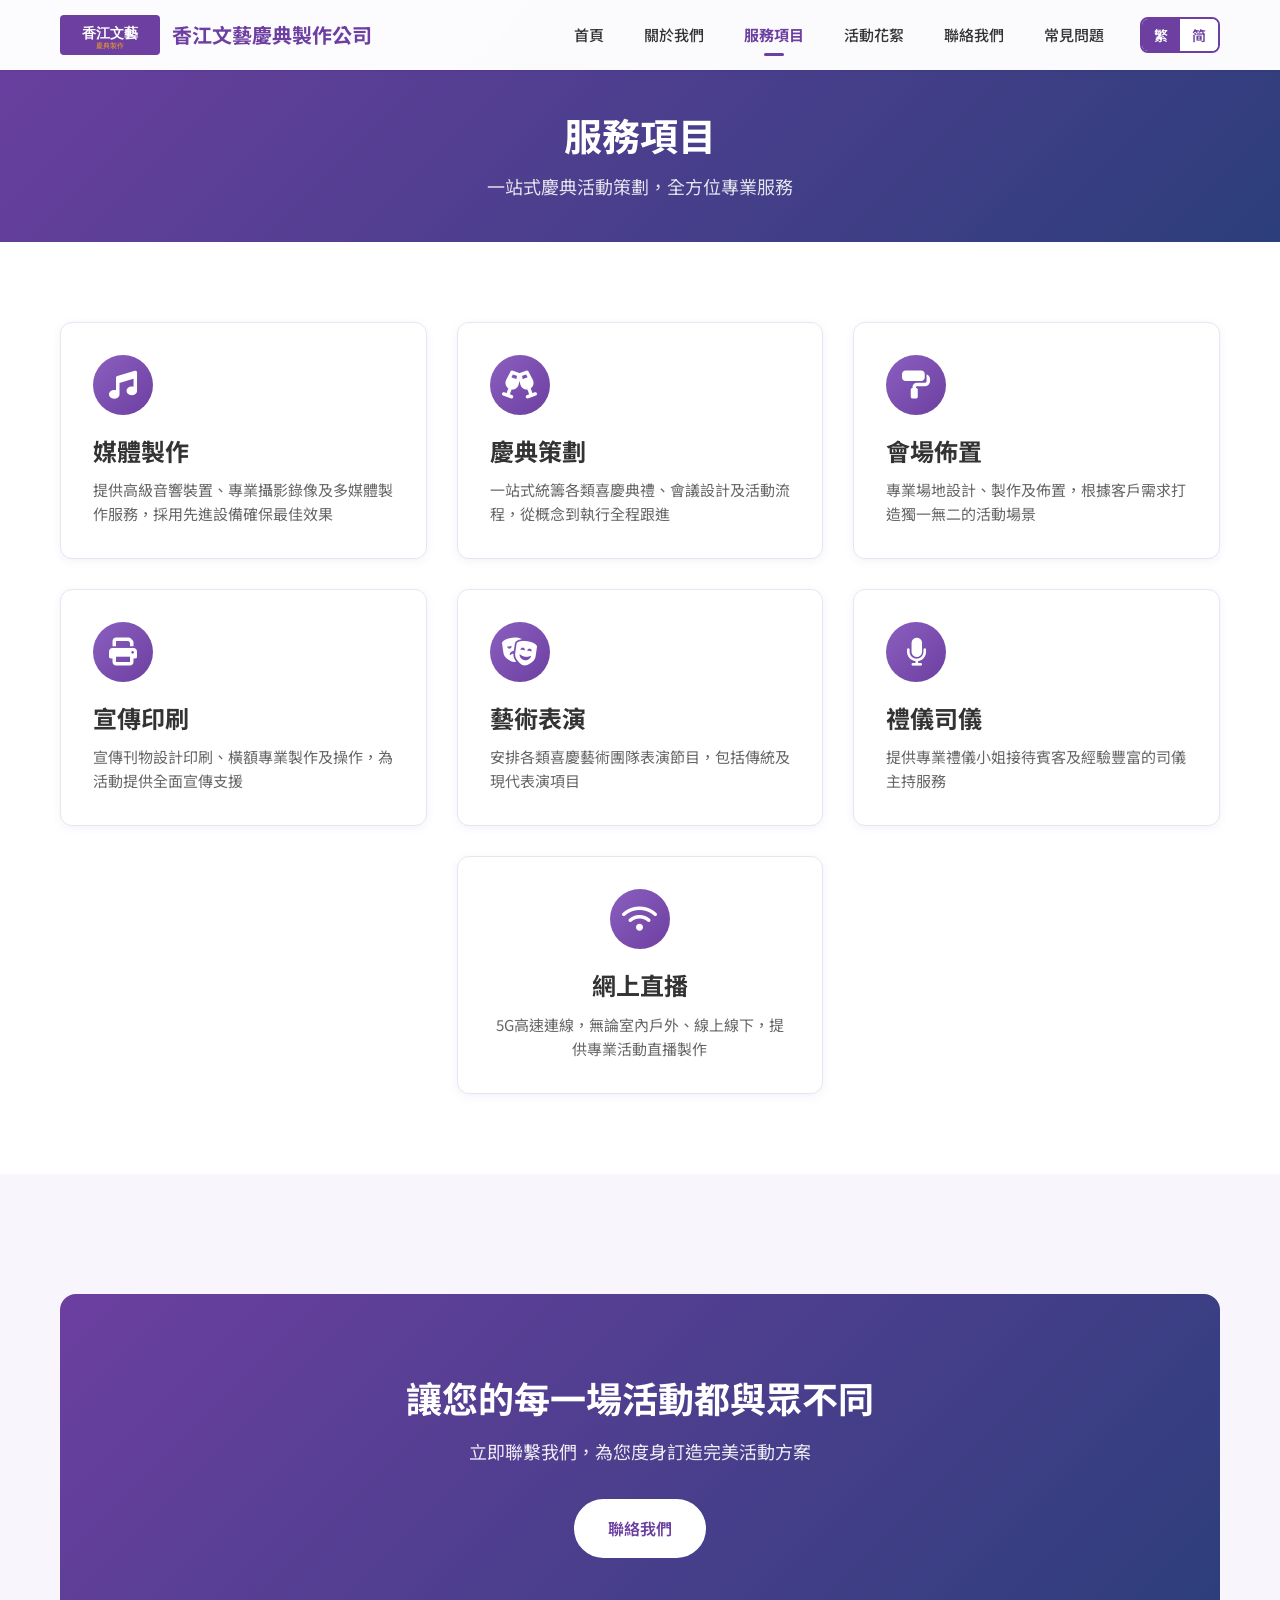
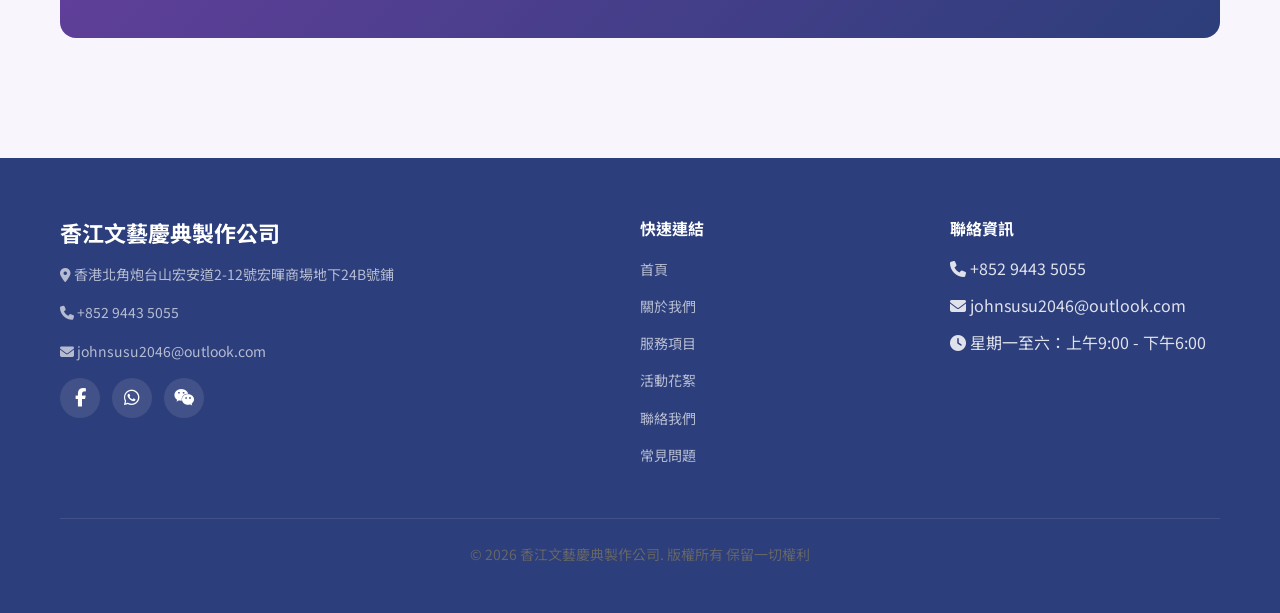
<file: services.html>
<!DOCTYPE html>
<html lang="zh-HK">
<head>
  <meta charset="UTF-8">
  <meta name="viewport" content="width=device-width, initial-scale=1.0">
  <title data-lang="servicesTitle">服務項目 - 香江文藝慶典製作公司</title>
  <link rel="stylesheet" href="https://cdnjs.cloudflare.com/ajax/libs/font-awesome/6.5.1/css/all.min.css">
  <link rel="stylesheet" href="css/style.css">
</head>
<body>
  <!-- Navigation -->
  <nav class="navbar">
    <div class="container">
      <a href="index.html" class="nav-logo">
        <img src="images/logo/logo.svg" alt="Logo" onerror="this.style.display='none'">
        <span data-lang="companyName">香江文藝慶典製作公司</span>
      </a>
      <div class="nav-menu">
        <a href="index.html" class="nav-link" data-lang="navHome">首頁</a>
        <a href="about.html" class="nav-link" data-lang="navAbout">關於我們</a>
        <a href="services.html" class="nav-link active" data-lang="navServices">服務項目</a>
        <a href="gallery.html" class="nav-link" data-lang="navGallery">活動花絮</a>
        <a href="contact.html" class="nav-link" data-lang="navContact">聯絡我們</a>
        <a href="faq.html" class="nav-link" data-lang="navFAQ">常見問題</a>
        <div class="lang-toggle-group">
          <button class="lang-toggle active" data-lang-target="zh-hk">繁</button>
          <button class="lang-toggle" data-lang-target="zh-cn" data-lang="langToggle">简</button>
        </div>
      </div>
      <div class="hamburger">
        <span></span><span></span><span></span>
      </div>
    </div>
  </nav>

  <!-- Page Hero -->
  <section class="page-hero">
    <div class="container">
      <h1 data-lang="servicesTitle">服務項目</h1>
      <p>一站式慶典活動策劃，全方位專業服務</p>
    </div>
  </section>

  <!-- Services -->
  <section class="section">
    <div class="container">
      <div class="grid-3">
        <div class="card fade-in">
          <div class="card-icon"><i class="fas fa-music"></i></div>
          <h3 data-lang="service1Title">媒體製作</h3>
          <p data-lang="service1Desc">提供高級音響裝置、專業攝影錄像及多媒體製作服務，採用先進設備確保最佳效果</p>
        </div>
        <div class="card fade-in">
          <div class="card-icon"><i class="fas fa-glass-cheers"></i></div>
          <h3 data-lang="service2Title">慶典策劃</h3>
          <p data-lang="service2Desc">一站式統籌各類喜慶典禮、會議設計及活動流程，從概念到執行全程跟進</p>
        </div>
        <div class="card fade-in">
          <div class="card-icon"><i class="fas fa-paint-roller"></i></div>
          <h3 data-lang="service3Title">會場佈置</h3>
          <p data-lang="service3Desc">專業場地設計、製作及佈置，根據客戶需求打造獨一無二的活動場景</p>
        </div>
        <div class="card fade-in">
          <div class="card-icon"><i class="fas fa-print"></i></div>
          <h3 data-lang="service4Title">宣傳印刷</h3>
          <p data-lang="service4Desc">宣傳刊物設計印刷、橫額專業製作及操作，為活動提供全面宣傳支援</p>
        </div>
        <div class="card fade-in">
          <div class="card-icon"><i class="fas fa-theater-masks"></i></div>
          <h3 data-lang="service5Title">藝術表演</h3>
          <p data-lang="service5Desc">安排各類喜慶藝術團隊表演節目，包括傳統及現代表演項目</p>
        </div>
        <div class="card fade-in">
          <div class="card-icon"><i class="fas fa-microphone"></i></div>
          <h3 data-lang="service6Title">禮儀司儀</h3>
          <p data-lang="service6Desc">提供專業禮儀小姐接待賓客及經驗豐富的司儀主持服務</p>
        </div>
        <div class="card fade-in" style="grid-column: 2 / 3; text-align: center;">
          <div class="card-icon" style="margin: 0 auto 20px;"><i class="fas fa-wifi"></i></div>
          <h3 data-lang="service7Title">網上直播</h3>
          <p data-lang="service7Desc">5G高速連線，無論室內戶外、線上線下，提供專業活動直播製作</p>
        </div>
      </div>
    </div>
  </section>

  <!-- CTA -->
  <section class="section section-alt">
    <div class="container">
      <div class="cta-section">
        <h2 data-lang="homeCTATitle">讓您的每一場活動都與眾不同</h2>
        <p data-lang="homeCTASubtitle">立即聯繫我們，為您度身訂造完美活動方案</p>
        <a href="contact.html" class="btn btn-white" data-lang="contactUs">聯絡我們</a>
      </div>
    </div>
  </section>

  <!-- Footer -->
  <footer class="footer">
    <div class="container">
      <div class="footer-grid">
        <div class="footer-brand">
          <h3 data-lang="footerCompany">香江文藝慶典製作公司</h3>
          <p><i class="fas fa-map-marker-alt"></i> <span data-lang="contactAddressValue">香港北角炮台山宏安道2-12號宏暉商場地下24B號鋪</span></p>
          <p><i class="fas fa-phone"></i> +852 9443 5055</p>
          <p><i class="fas fa-envelope"></i> johnsusu2046@outlook.com</p>
          <div class="footer-social">
            <a href="#" aria-label="Facebook"><i class="fab fa-facebook-f"></i></a>
            <a href="#" aria-label="WhatsApp"><i class="fab fa-whatsapp"></i></a>
            <a href="#" aria-label="WeChat"><i class="fab fa-weixin"></i></a>
          </div>
        </div>
        <div class="footer-links">
          <h4 data-lang="footerQuickLinks">快速連結</h4>
          <ul>
            <li><a href="index.html" data-lang="navHome">首頁</a></li>
            <li><a href="about.html" data-lang="navAbout">關於我們</a></li>
            <li><a href="services.html" data-lang="navServices">服務項目</a></li>
            <li><a href="gallery.html" data-lang="navGallery">活動花絮</a></li>
            <li><a href="contact.html" data-lang="navContact">聯絡我們</a></li>
            <li><a href="faq.html" data-lang="navFAQ">常見問題</a></li>
          </ul>
        </div>
        <div class="footer-links">
          <h4 data-lang="footerContact">聯絡資訊</h4>
          <ul>
            <li><i class="fas fa-phone"></i> +852 9443 5055</li>
            <li><i class="fas fa-envelope"></i> johnsusu2046@outlook.com</li>
            <li><i class="fas fa-clock"></i> <span data-lang="contactHoursValue">星期一至六：上午9:00 - 下午6:00</span></li>
          </ul>
        </div>
      </div>
      <div class="footer-bottom">
        <p>&copy; 2026 <span data-lang="footerCompany">香江文藝慶典製作公司</span>. <span data-lang="footerRights">版權所有 保留一切權利</span></p>
      </div>
    </div>
  </footer>

  <script src="js/lang-data.js"></script>
  <script src="js/main.js"></script>
</body>
</html>
</file>
<file: css/style.css>
/* ============================================
   香江文藝慶典製作公司 - Global Stylesheet
   Design System v1.0
   ============================================ */

/* --- Google Fonts --- */
@import url('https://fonts.googleapis.com/css2?family=Noto+Sans+TC:wght@400;500;700;900&family=Noto+Sans+SC:wght@400;500;700;900&family=Poppins:wght@400;600&display=swap');

/* --- CSS Custom Properties --- */
:root {
  --primary: #6C3FA0;
  --primary-dark: #542e80;
  --primary-light: #8b5fbf;
  --accent: #F5A623;
  --accent-dark: #d48e0f;
  --cta: #FF6B6B;
  --cta-dark: #e04848;
  --navy: #2C3E7B;
  --navy-dark: #1a2752;
  --bg-light: #F8F6FC;
  --bg-white: #FFFFFF;
  --text-dark: #333333;
  --text-mid: #666666;
  --text-light: #999999;
  --border: #e8e4f0;
  --gradient-hero: linear-gradient(135deg, var(--primary) 0%, var(--navy) 100%);
  --gradient-accent: linear-gradient(135deg, var(--accent) 0%, var(--cta) 100%);
  --shadow-sm: 0 2px 8px rgba(108, 63, 160, 0.08);
  --shadow-md: 0 4px 20px rgba(108, 63, 160, 0.10);
  --shadow-lg: 0 8px 32px rgba(108, 63, 160, 0.15);
  --shadow-hover: 0 8px 28px rgba(108, 63, 160, 0.18);
  --radius-sm: 8px;
  --radius-md: 12px;
  --radius-lg: 16px;
  --radius-full: 50px;
  --font-cn: 'Noto Sans TC', 'Noto Sans SC', sans-serif;
  --font-en: 'Poppins', sans-serif;
  --max-width: 1200px;
  --nav-height: 70px;
  --section-padding: 80px 0;
}

/* --- CSS Reset --- */
*, *::before, *::after { box-sizing: border-box; margin: 0; padding: 0; }
html { scroll-behavior: smooth; -webkit-text-size-adjust: 100%; }
body {
  font-family: var(--font-cn);
  font-size: 16px;
  line-height: 1.7;
  color: var(--text-dark);
  background-color: var(--bg-white);
  -webkit-font-smoothing: antialiased;
}
img { max-width: 100%; height: auto; display: block; }
a { color: inherit; text-decoration: none; transition: color 0.3s ease; }
ul, ol { list-style: none; }

/* --- Typography --- */
h1, h2, h3, h4 { font-family: var(--font-cn); line-height: 1.3; font-weight: 700; }
h1 { font-size: 42px; } h2 { font-size: 32px; } h3 { font-size: 24px; } h4 { font-size: 18px; }
p { margin-bottom: 16px; color: var(--text-mid); }

/* --- Layout --- */
.container { width: 100%; max-width: var(--max-width); margin: 0 auto; padding: 0 20px; }
.section { padding: var(--section-padding); }
.section-alt { background-color: var(--bg-light); }
.section-title { text-align: center; margin-bottom: 16px; color: var(--primary); }
.section-subtitle { text-align: center; color: var(--text-mid); font-size: 18px; margin-bottom: 50px; max-width: 600px; margin-left: auto; margin-right: auto; }

/* --- Buttons --- */
.btn {
  display: inline-flex; align-items: center; gap: 8px;
  padding: 14px 32px; border-radius: var(--radius-full);
  font-family: var(--font-cn); font-size: 16px; font-weight: 600;
  border: 2px solid transparent; cursor: pointer;
  transition: all 0.3s ease; text-align: center; white-space: nowrap;
}
.btn-primary { background-color: var(--primary); color: white; border-color: var(--primary); }
.btn-primary:hover { background-color: var(--primary-dark); border-color: var(--primary-dark); transform: translateY(-2px); box-shadow: var(--shadow-md); }
.btn-cta { background-color: var(--cta); color: white; border-color: var(--cta); padding: 16px 40px; font-size: 18px; }
.btn-cta:hover { background-color: var(--cta-dark); border-color: var(--cta-dark); transform: translateY(-3px); box-shadow: 0 8px 25px rgba(255, 107, 107, 0.4); }
.btn-outline { background-color: transparent; color: var(--primary); border-color: var(--primary); }
.btn-outline:hover { background-color: var(--primary); color: white; transform: translateY(-2px); }
.btn-white { background-color: white; color: var(--primary); border-color: white; }
.btn-white:hover { background-color: var(--bg-light); transform: translateY(-2px); }

/* --- Navigation --- */
.navbar {
  position: fixed; top: 0; left: 0; width: 100%; height: var(--nav-height);
  background-color: rgba(255, 255, 255, 0.98);
  backdrop-filter: blur(10px); z-index: 1000;
  box-shadow: 0 1px 3px rgba(0, 0, 0, 0.06);
}
.navbar .container { display: flex; align-items: center; justify-content: space-between; height: 100%; }
.nav-logo { display: flex; align-items: center; gap: 12px; font-size: 20px; font-weight: 700; color: var(--primary); }
.nav-logo img { height: 40px; width: auto; }
.nav-menu { display: flex; align-items: center; gap: 8px; }
.nav-link {
  padding: 8px 16px; font-size: 15px; font-weight: 500;
  color: var(--text-dark); border-radius: var(--radius-sm);
  transition: all 0.3s ease; position: relative;
}
.nav-link:hover { color: var(--primary); background-color: var(--bg-light); }
.nav-link.active { color: var(--primary); font-weight: 700; }
.nav-link.active::after {
  content: ''; position: absolute; bottom: 0; left: 50%; transform: translateX(-50%);
  width: 20px; height: 3px; background-color: var(--primary); border-radius: 2px;
}
.lang-toggle-group { display: flex; border: 2px solid var(--primary); border-radius: var(--radius-sm); overflow: hidden; margin-left: 12px; }
.lang-toggle {
  padding: 6px 12px; font-size: 14px; font-weight: 600; cursor: pointer;
  background: white; color: var(--primary); border: none;
  transition: all 0.3s ease; font-family: var(--font-cn);
}
.lang-toggle.active { background: var(--primary); color: white; }
.lang-toggle:hover:not(.active) { background: var(--bg-light); }

/* Hamburger */
.hamburger { display: none; flex-direction: column; gap: 5px; cursor: pointer; padding: 5px; background: none; border: none; }
.hamburger span { display: block; width: 25px; height: 3px; background: var(--text-dark); border-radius: 3px; transition: all 0.3s ease; }
.hamburger.active span:nth-child(1) { transform: rotate(45deg) translate(5px, 6px); }
.hamburger.active span:nth-child(2) { opacity: 0; }
.hamburger.active span:nth-child(3) { transform: rotate(-45deg) translate(5px, -6px); }

/* --- Hero --- */
.hero {
  padding-top: var(--nav-height); min-height: 85vh;
  display: flex; align-items: center; justify-content: center;
  background: var(--gradient-hero); color: white; text-align: center;
  position: relative; overflow: hidden;
}
.hero::before {
  content: ''; position: absolute; top: 0; left: 0; right: 0; bottom: 0;
  background: url("data:image/svg+xml,%3Csvg width='60' height='60' viewBox='0 0 60 60' xmlns='http://www.w3.org/2000/svg'%3E%3Cg fill='none' fill-rule='evenodd'%3E%3Cg fill='%23ffffff' fill-opacity='0.05'%3E%3Cpath d='M36 34v-4h-2v4h-4v2h4v4h2v-4h4v-2h-4zm0-30V0h-2v4h-4v2h4v4h2V6h4V4h-4zM6 34v-4H4v4H0v2h4v4h2v-4h4v-2H6zM6 4V0H4v4H0v2h4v4h2V6h4V4H6z'/%3E%3C/g%3E%3C/g%3E%3C/svg%3E");
  pointer-events: none;
}
.hero-content { position: relative; z-index: 1; max-width: 800px; padding: 40px 20px; }
.hero-content h1 { font-size: 52px; font-weight: 900; margin-bottom: 20px; color: white; }
.hero-content p { font-size: 22px; color: rgba(255,255,255,0.9); margin-bottom: 36px; }

/* --- Page Hero --- */
.page-hero {
  padding-top: calc(var(--nav-height) + 40px); padding-bottom: 40px;
  background: var(--gradient-hero); color: white; text-align: center;
}
.page-hero h1 { font-size: 38px; color: white; margin-bottom: 12px; }
.page-hero p { color: rgba(255,255,255,0.85); font-size: 18px; max-width: 600px; margin: 0 auto; }

/* --- Cards --- */
.card {
  background: var(--bg-white); border-radius: var(--radius-md);
  box-shadow: var(--shadow-sm); padding: 32px;
  transition: all 0.3s ease; border: 1px solid var(--border);
}
.card:hover { transform: translateY(-4px); box-shadow: var(--shadow-hover); }
.card-icon {
  width: 60px; height: 60px; border-radius: 50%;
  background: linear-gradient(135deg, var(--primary-light), var(--primary));
  display: flex; align-items: center; justify-content: center;
  margin-bottom: 20px; font-size: 28px; color: white;
}
.card h3 { margin-bottom: 12px; color: var(--text-dark); }
.card p { color: var(--text-mid); font-size: 15px; line-height: 1.6; margin-bottom: 0; }

/* --- Grids --- */
.grid-2 { display: grid; grid-template-columns: 1fr 1fr; gap: 30px; }
.grid-3 { display: grid; grid-template-columns: repeat(3, 1fr); gap: 30px; }

/* --- Stats --- */
.stats-grid { display: grid; grid-template-columns: repeat(3, 1fr); gap: 30px; text-align: center; }
.stat-number {
  font-family: var(--font-en); font-size: 48px; font-weight: 700;
  background: var(--gradient-accent); -webkit-background-clip: text; -webkit-text-fill-color: transparent;
  background-clip: text; display: block; margin-bottom: 8px;
}
.stat-label { font-size: 16px; color: var(--text-mid); font-weight: 500; }

/* --- Timeline --- */
.timeline { position: relative; padding: 20px 0; }
.timeline::before {
  content: ''; position: absolute; left: 50%; transform: translateX(-50%);
  top: 0; bottom: 0; width: 3px;
  background: linear-gradient(to bottom, var(--primary), var(--accent));
}
.timeline-item { display: flex; align-items: center; margin-bottom: 40px; position: relative; }
.timeline-item:nth-child(odd) { flex-direction: row-reverse; }
.timeline-content { width: calc(50% - 40px); padding: 20px; background: var(--bg-white); border-radius: var(--radius-md); box-shadow: var(--shadow-sm); border: 1px solid var(--border); }
.timeline-year { font-family: var(--font-en); font-size: 20px; font-weight: 700; color: var(--primary); margin-bottom: 8px; }
.timeline-dot { width: 16px; height: 16px; border-radius: 50%; background: var(--primary); position: absolute; left: 50%; transform: translateX(-50%); border: 3px solid white; box-shadow: var(--shadow-sm); z-index: 1; }

/* --- Gallery --- */
.gallery-grid { columns: 3; column-gap: 20px; }
.gallery-item { break-inside: avoid; margin-bottom: 20px; border-radius: var(--radius-md); overflow: hidden; cursor: pointer; position: relative; transition: transform 0.3s ease; }
.gallery-item:hover { transform: scale(1.02); }
.gallery-item-overlay { position: absolute; bottom: 0; left: 0; right: 0; padding: 20px; background: linear-gradient(transparent, rgba(0,0,0,0.7)); color: white; opacity: 0; transition: opacity 0.3s ease; }
.gallery-item:hover .gallery-item-overlay { opacity: 1; }
.gallery-filters { display: flex; justify-content: center; gap: 12px; margin-bottom: 40px; flex-wrap: wrap; }
.gallery-filter { padding: 10px 24px; border-radius: var(--radius-full); border: 2px solid var(--border); background: white; font-family: var(--font-cn); font-size: 15px; cursor: pointer; transition: all 0.3s ease; color: var(--text-mid); }
.gallery-filter:hover { border-color: var(--primary); color: var(--primary); }
.gallery-filter.active { background: var(--primary); color: white; border-color: var(--primary); }

/* --- Lightbox --- */
.lightbox { display: none; position: fixed; top: 0; left: 0; width: 100%; height: 100%; background: rgba(0,0,0,0.9); z-index: 2000; justify-content: center; align-items: center; padding: 40px; }
.lightbox.active { display: flex; }
.lightbox img { max-width: 90%; max-height: 90%; object-fit: contain; border-radius: var(--radius-sm); }
.lightbox-close { position: absolute; top: 20px; right: 30px; font-size: 40px; color: white; cursor: pointer; width: 50px; height: 50px; display: flex; align-items: center; justify-content: center; background: rgba(255,255,255,0.1); border-radius: 50%; border: none; }

/* --- FAQ --- */
.faq-section { max-width: 800px; margin: 0 auto; }
.faq-category { margin-bottom: 40px; }
.faq-category-title { font-size: 20px; font-weight: 700; color: var(--primary); margin-bottom: 16px; padding-bottom: 8px; border-bottom: 2px solid var(--border); }
.faq-item { margin-bottom: 12px; border: 1px solid var(--border); border-radius: var(--radius-sm); overflow: hidden; }
.faq-question { width: 100%; padding: 18px 24px; background: white; border: none; text-align: left; font-family: var(--font-cn); font-size: 16px; font-weight: 500; color: var(--text-dark); cursor: pointer; display: flex; justify-content: space-between; align-items: center; }
.faq-question:hover { background: var(--bg-light); }
.faq-question::after { content: '+'; font-size: 22px; color: var(--primary); font-weight: 300; }
.faq-question.active::after { content: '−'; }
.faq-answer { max-height: 0; overflow: hidden; transition: max-height 0.3s ease; padding: 0 24px; background: var(--bg-light); }
.faq-answer p { padding: 18px 0; color: var(--text-mid); font-size: 15px; margin: 0; }

/* --- Contact --- */
.contact-grid { display: grid; grid-template-columns: 1fr 1fr; gap: 40px; }
.contact-info-card { display: flex; gap: 16px; padding: 24px; background: var(--bg-white); border-radius: var(--radius-md); box-shadow: var(--shadow-sm); border: 1px solid var(--border); margin-bottom: 20px; }
.contact-icon { width: 50px; height: 50px; border-radius: 50%; background: var(--bg-light); display: flex; align-items: center; justify-content: center; font-size: 20px; color: var(--primary); flex-shrink: 0; }
.contact-detail h4 { font-size: 16px; margin-bottom: 4px; }
.contact-detail p { font-size: 14px; color: var(--text-mid); margin: 0; }
.contact-map { border-radius: var(--radius-md); overflow: hidden; box-shadow: var(--shadow-sm); border: 1px solid var(--border); }
.contact-map iframe { width: 100%; min-height: 400px; display: block; }
.business-hours { margin-top: 24px; padding: 24px; background: var(--bg-light); border-radius: var(--radius-md); border-left: 4px solid var(--accent); }

/* --- CTA Section --- */
.cta-section { text-align: center; padding: 80px 20px; background: var(--gradient-hero); color: white; border-radius: var(--radius-lg); margin: 40px 0; }
.cta-section h2 { font-size: 36px; color: white; margin-bottom: 16px; }
.cta-section p { color: rgba(255,255,255,0.9); font-size: 18px; margin-bottom: 32px; max-width: 600px; margin-left: auto; margin-right: auto; }

/* --- Footer --- */
.footer { background-color: var(--navy); color: rgba(255,255,255,0.85); padding: 60px 0 30px; }
.footer-grid { display: grid; grid-template-columns: 2fr 1fr 1fr; gap: 40px; margin-bottom: 40px; }
.footer-brand h3 { color: white; font-size: 22px; margin-bottom: 16px; }
.footer-brand p { color: rgba(255,255,255,0.65); font-size: 14px; line-height: 1.6; }
.footer-links h4 { color: white; font-size: 16px; margin-bottom: 16px; }
.footer-links ul li { margin-bottom: 10px; }
.footer-links ul li a { color: rgba(255,255,255,0.65); font-size: 14px; }
.footer-links ul li a:hover { color: var(--accent); }
.footer-social { display: flex; gap: 12px; margin-top: 16px; }
.footer-social a { width: 40px; height: 40px; border-radius: 50%; background: rgba(255,255,255,0.1); display: flex; align-items: center; justify-content: center; color: white; font-size: 18px; transition: all 0.3s ease; }
.footer-social a:hover { background: var(--accent); transform: translateY(-2px); }
.footer-bottom { border-top: 1px solid rgba(255,255,255,0.1); padding-top: 24px; text-align: center; font-size: 14px; color: rgba(255,255,255,0.5); }

/* --- Animations --- */
.fade-in { opacity: 0; transform: translateY(20px); animation: fadeInUp 0.6s ease forwards; }
@keyframes fadeInUp { to { opacity: 1; transform: translateY(0); } }
.fade-in:nth-child(2) { animation-delay: 0.1s; }
.fade-in:nth-child(3) { animation-delay: 0.2s; }

/* --- Responsive --- */
@media (max-width: 1024px) {
  .grid-3 { grid-template-columns: repeat(2, 1fr); }
  .footer-grid { grid-template-columns: 1fr 1fr; }
  .gallery-grid { columns: 2; }
  .contact-grid { grid-template-columns: 1fr; }
  .hero-content h1 { font-size: 42px; }
}

@media (max-width: 768px) {
  h1 { font-size: 28px; } h2 { font-size: 24px; } h3 { font-size: 20px; }
  .hamburger { display: flex; }
  .nav-menu {
    position: fixed; top: var(--nav-height); right: -100%;
    width: 80%; max-width: 320px; height: calc(100vh - var(--nav-height));
    background: white; flex-direction: column; padding: 24px;
    box-shadow: -4px 0 20px rgba(0,0,0,0.1); transition: right 0.3s ease;
  }
  .nav-menu.active { right: 0; }
  .nav-link { width: 100%; padding: 12px 16px; font-size: 16px; }
  .nav-link.active::after { display: none; }
  .nav-link.active { background: var(--bg-light); }
  .lang-toggle-group { margin-left: 0; margin-top: 16px; }
  .hero-content h1 { font-size: 32px; }
  .hero-content p { font-size: 18px; }
  .grid-2, .grid-3 { grid-template-columns: 1fr; }
  .stats-grid { grid-template-columns: 1fr; }
  .stat-number { font-size: 36px; }
  .gallery-grid { columns: 1; }
  .footer-grid { grid-template-columns: 1fr; }
  .timeline::before { left: 20px; }
  .timeline-item, .timeline-item:nth-child(odd) { flex-direction: row; padding-left: 50px; }
  .timeline-content { width: 100%; }
  .timeline-dot { left: 20px; }
  .page-hero h1 { font-size: 28px; }
  .cta-section h2 { font-size: 26px; }
  .cta-section { padding: 50px 20px; }
  .hero { min-height: 70vh; }
}

@media (max-width: 480px) {
  .hero-content h1 { font-size: 26px; }
  .hero-content p { font-size: 16px; }
  .container { padding: 0 16px; }
}
</file>
